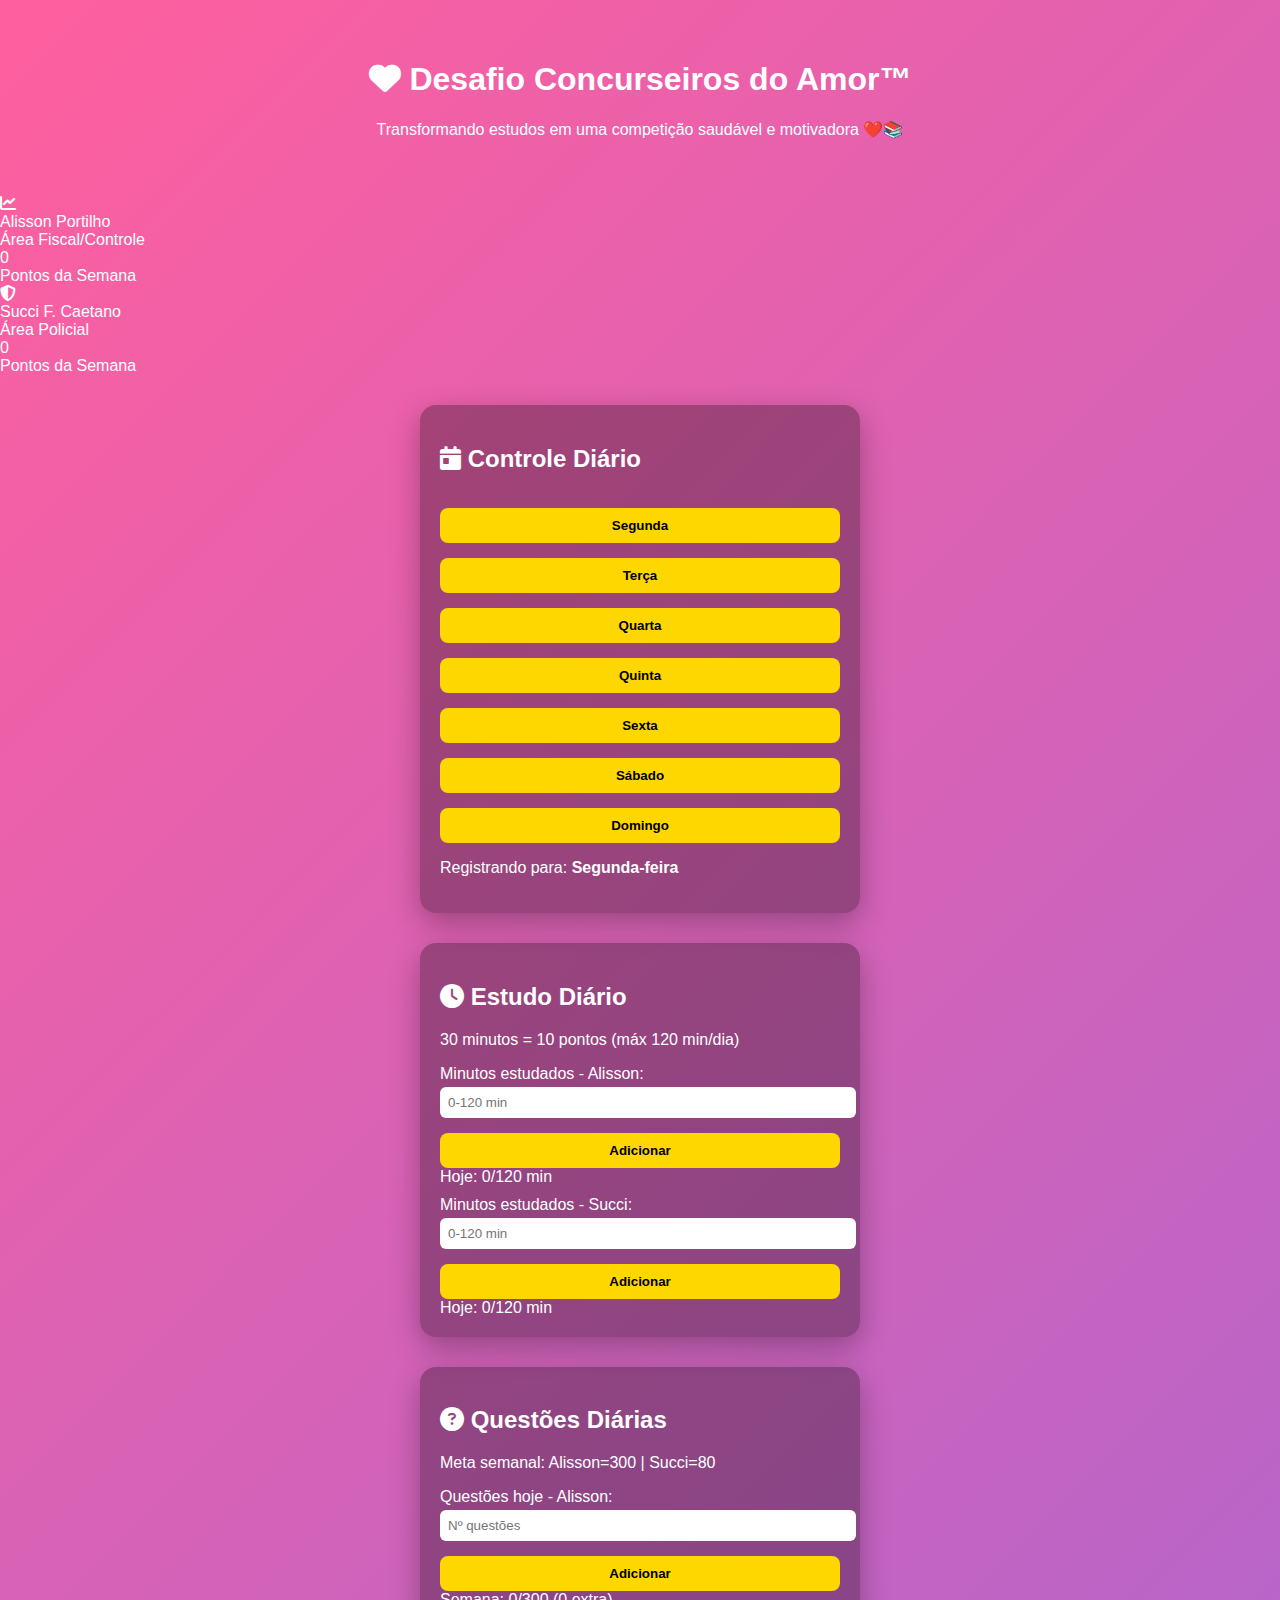
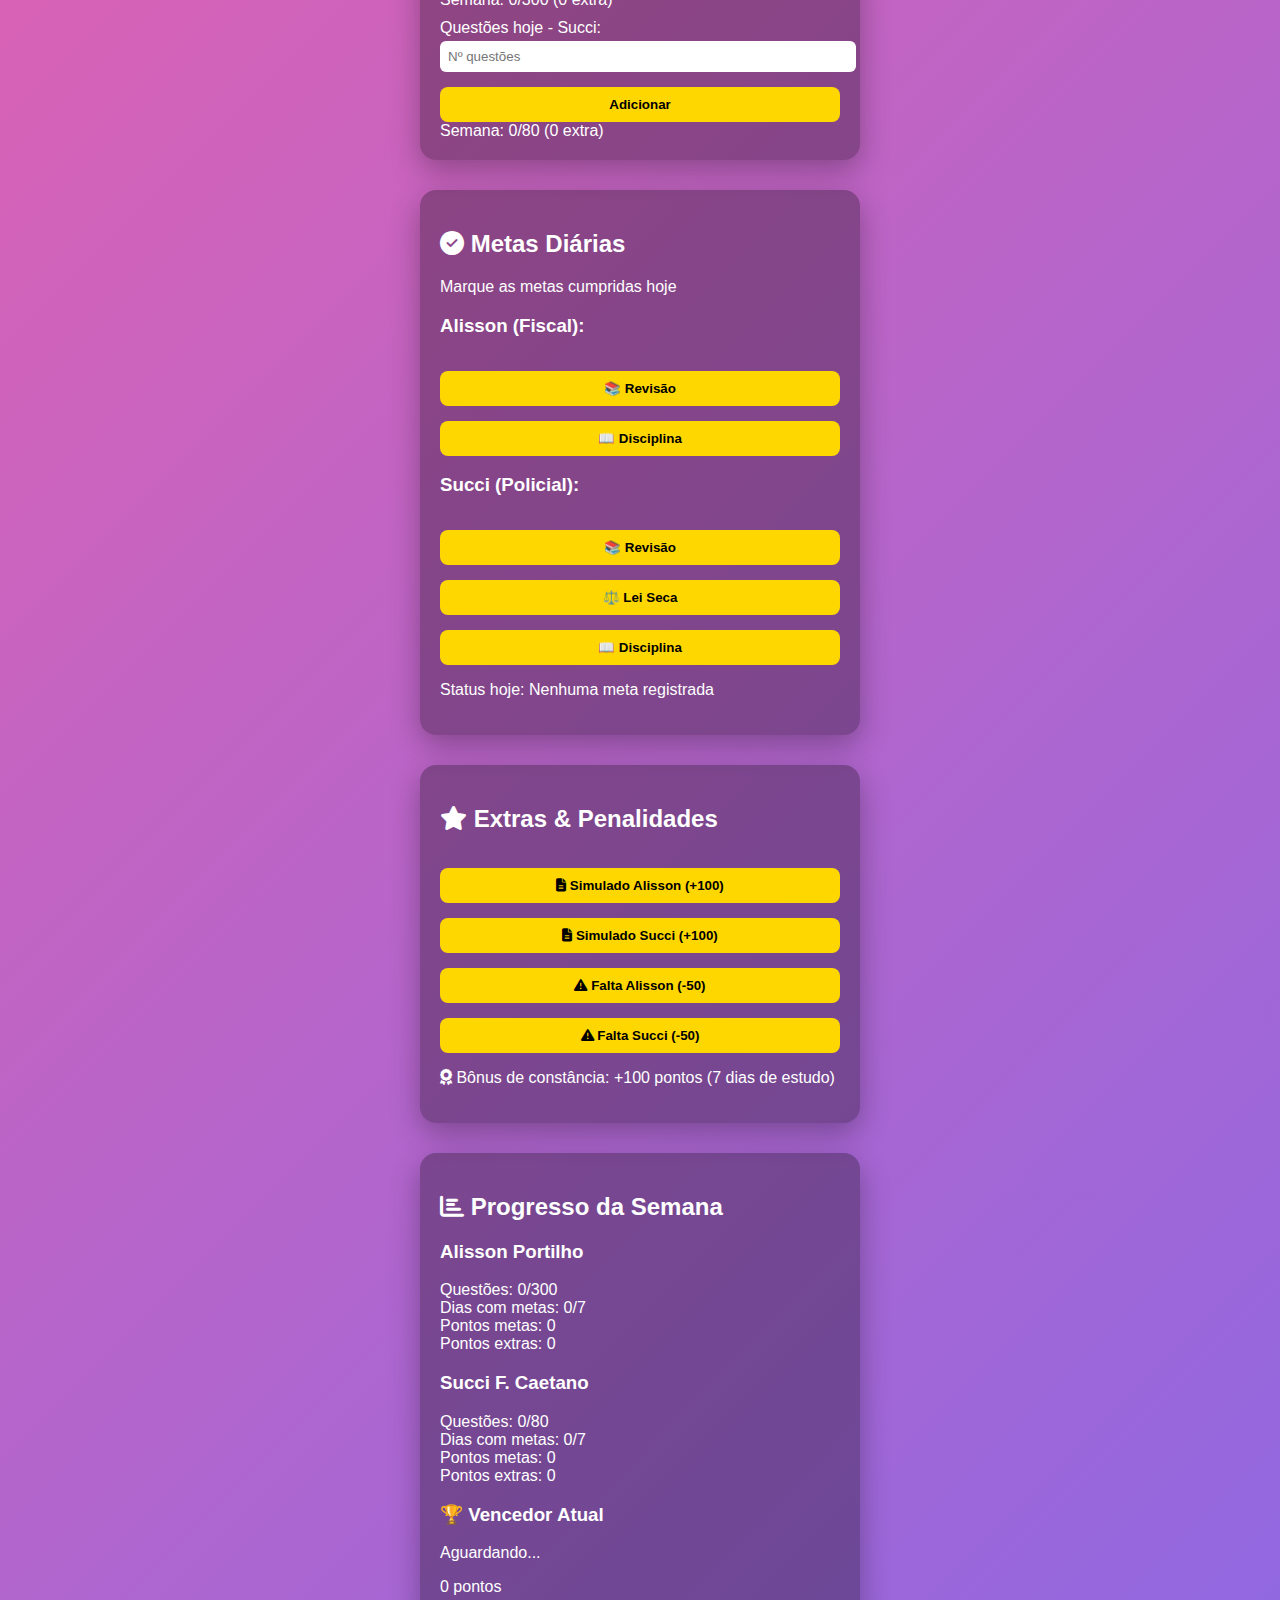
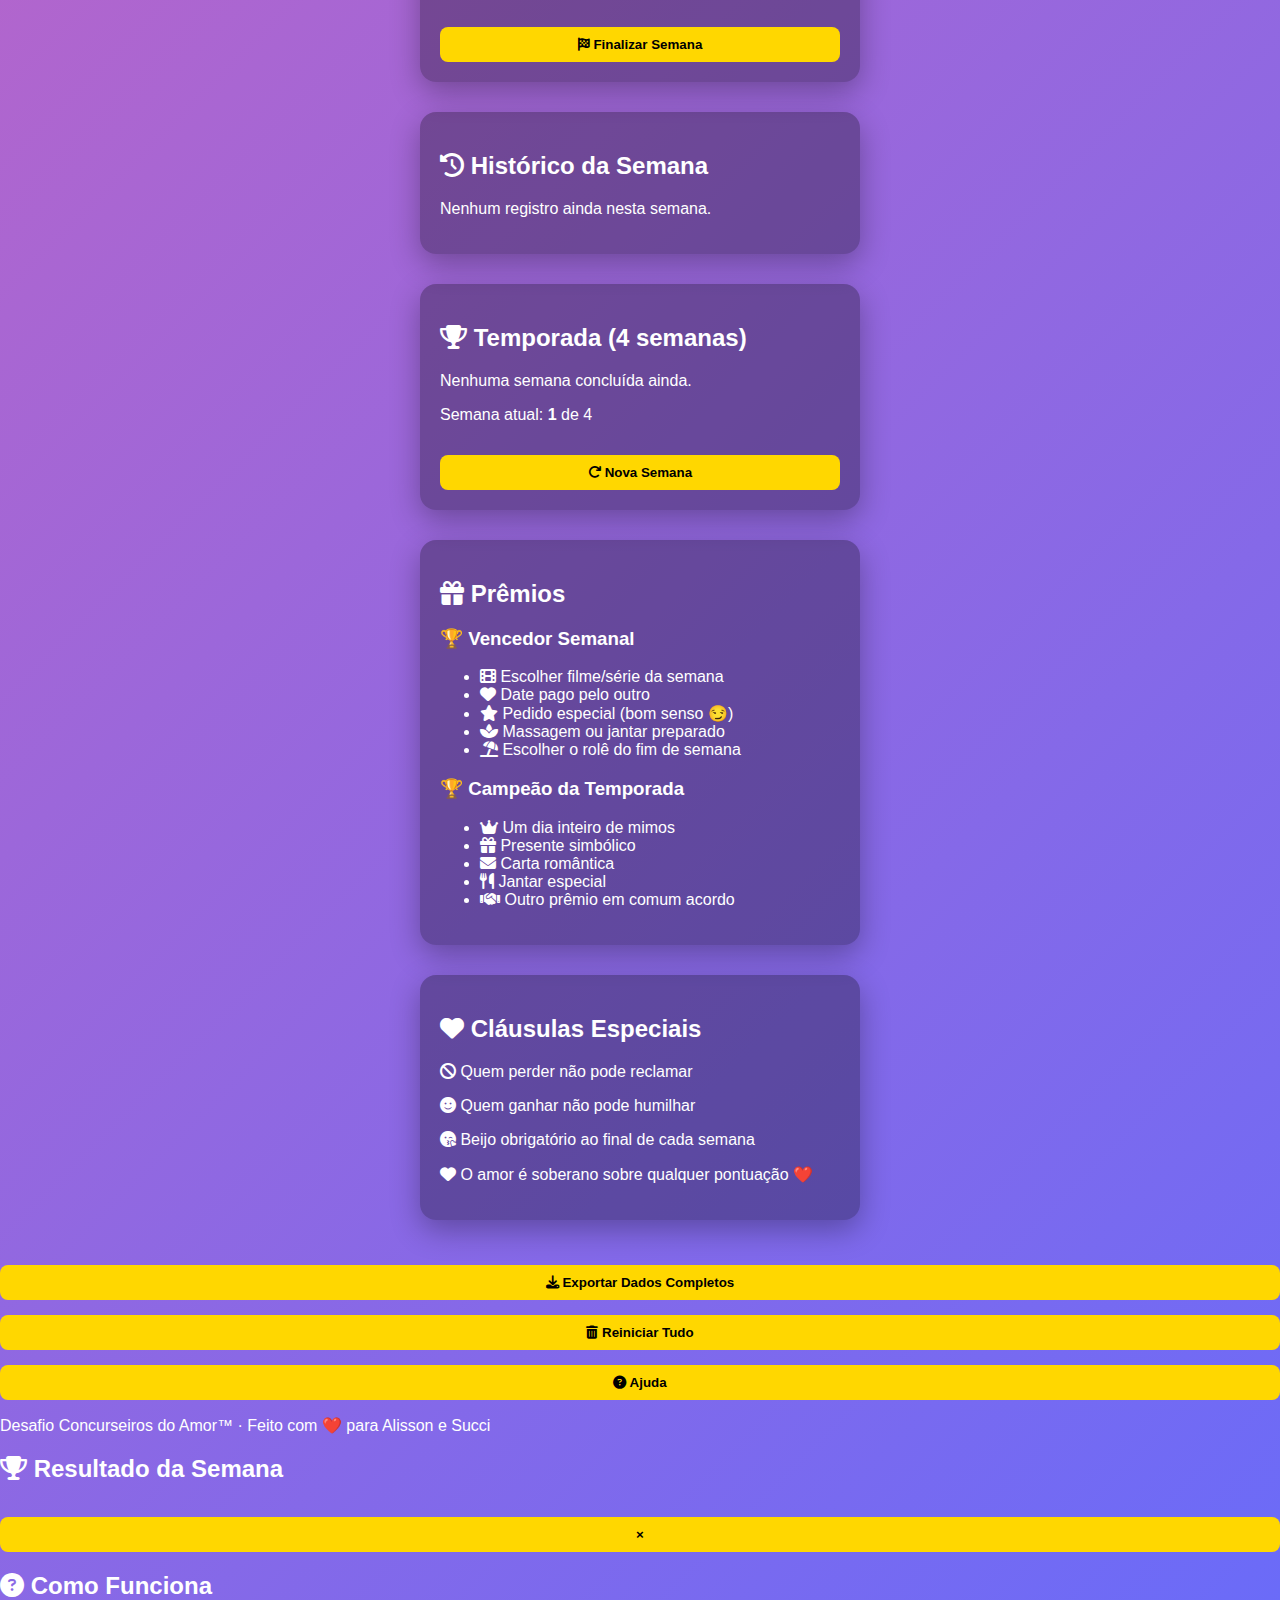
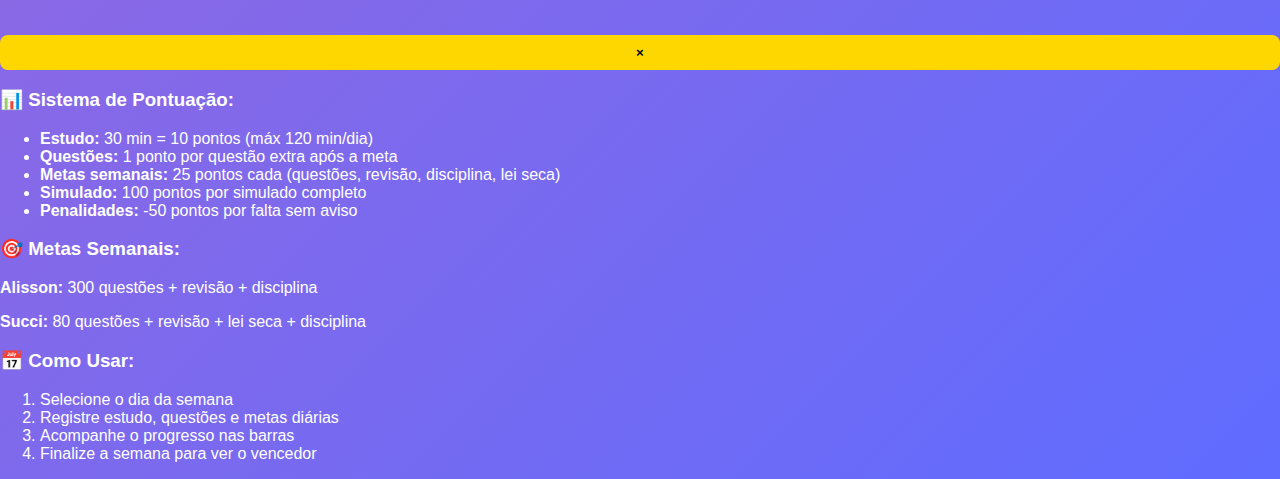
<file: index.html>
<!DOCTYPE html>
<html lang="pt-BR">
<head>
    <meta charset="UTF-8">
    <meta name="viewport" content="width=device-width, initial-scale=1.0">
    <title>🏆 Desafio Concurseiros do Amor™</title>
    <link rel="stylesheet" href="https://cdnjs.cloudflare.com/ajax/libs/font-awesome/6.4.0/css/all.min.css">
    <link rel="stylesheet" href="css/style.css">
    <link rel="icon" href="data:image/svg+xml,<svg xmlns=%22http://www.w3.org/2000/svg%22 viewBox=%220 0 100 100%22><text y=%22.9em%22 font-size=%2290%22>❤️</text></svg>">
</head>
<body>
    <header>
        <h1><i class="fas fa-heart"></i> Desafio Concurseiros do Amor™</h1>
        <p>Transformando estudos em uma competição saudável e motivadora ❤️📚</p>
    </header>

    <div class="container">
        <!-- Competidores -->
        <div class="competitors">
            <div class="competitor-card fiscal">
                <div class="competitor-avatar">
                    <i class="fas fa-chart-line"></i>
                </div>
                <div class="competitor-name">Alisson Portilho</div>
                <div class="competitor-area">Área Fiscal/Controle</div>
                <div class="points-display" id="points-fiscal">0</div>
                <div>Pontos da Semana</div>
            </div>
            
            <div class="competitor-card policial">
                <div class="competitor-avatar">
                    <i class="fas fa-shield-alt"></i>
                </div>
                <div class="competitor-name">Succi F. Caetano</div>
                <div class="competitor-area">Área Policial</div>
                <div class="points-display" id="points-policial">0</div>
                <div>Pontos da Semana</div>
            </div>
        </div>

        <!-- Seletor de Dias -->
        <section class="card">
            <h2><i class="fas fa-calendar-day"></i> Controle Diário</h2>
            
            <div class="day-selector">
                <button class="day-btn active" onclick="selectDay('segunda')">Segunda</button>
                <button class="day-btn" onclick="selectDay('terca')">Terça</button>
                <button class="day-btn" onclick="selectDay('quarta')">Quarta</button>
                <button class="day-btn" onclick="selectDay('quinta')">Quinta</button>
                <button class="day-btn" onclick="selectDay('sexta')">Sexta</button>
                <button class="day-btn" onclick="selectDay('sabado')">Sábado</button>
                <button class="day-btn" onclick="selectDay('domingo')">Domingo</button>
            </div>
            
            <div class="current-day-info">
                <p>Registrando para: <strong id="current-day-display">Segunda-feira</strong></p>
            </div>
        </section>

        <!-- Registro de Atividades -->
        <div class="activities-grid">
            <section class="card">
                <h2><i class="fas fa-clock"></i> Estudo Diário</h2>
                <p class="subtitle">30 minutos = 10 pontos (máx 120 min/dia)</p>
                
                <div class="input-group">
                    <label>Minutos estudados - Alisson:</label>
                    <input type="number" id="study-fiscal" min="0" max="120" placeholder="0-120 min">
                    <button class="btn" onclick="addStudyTime('fiscal')">Adicionar</button>
                    <div class="progress-info" id="study-info-fiscal">Hoje: 0/120 min</div>
                </div>
                
                <div class="input-group">
                    <label>Minutos estudados - Succi:</label>
                    <input type="number" id="study-policial" min="0" max="120" placeholder="0-120 min">
                    <button class="btn" onclick="addStudyTime('policial')">Adicionar</button>
                    <div class="progress-info" id="study-info-policial">Hoje: 0/120 min</div>
                </div>
            </section>

            <section class="card">
                <h2><i class="fas fa-question-circle"></i> Questões Diárias</h2>
                <p class="subtitle">Meta semanal: Alisson=300 | Succi=80</p>
                
                <div class="input-group">
                    <label>Questões hoje - Alisson:</label>
                    <input type="number" id="questions-fiscal" min="0" placeholder="Nº questões">
                    <button class="btn" onclick="addQuestions('fiscal')">Adicionar</button>
                    <div class="progress-info" id="questions-info-fiscal">Semana: 0/300 (0 extra)</div>
                    <div class="progress-bar">
                        <div class="progress-fill" id="questions-bar-fiscal"></div>
                    </div>
                </div>
                
                <div class="input-group">
                    <label>Questões hoje - Succi:</label>
                    <input type="number" id="questions-policial" min="0" placeholder="Nº questões">
                    <button class="btn" onclick="addQuestions('policial')">Adicionar</button>
                    <div class="progress-info" id="questions-info-policial">Semana: 0/80 (0 extra)</div>
                    <div class="progress-bar">
                        <div class="progress-fill" id="questions-bar-policial"></div>
                    </div>
                </div>
            </section>

            <section class="card">
                <h2><i class="fas fa-check-circle"></i> Metas Diárias</h2>
                <p class="subtitle">Marque as metas cumpridas hoje</p>
                
                <div class="meta-buttons">
                    <h3>Alisson (Fiscal):</h3>
                    <button class="meta-btn" onclick="toggleMeta('fiscal', 'revisao')">📚 Revisão</button>
                    <button class="meta-btn" onclick="toggleMeta('fiscal', 'disciplina')">📖 Disciplina</button>
                    
                    <h3>Succi (Policial):</h3>
                    <button class="meta-btn" onclick="toggleMeta('policial', 'revisao')">📚 Revisão</button>
                    <button class="meta-btn" onclick="toggleMeta('policial', 'lei-seca')">⚖️ Lei Seca</button>
                    <button class="meta-btn" onclick="toggleMeta('policial', 'disciplina')">📖 Disciplina</button>
                </div>
                
                <div class="meta-status">
                    <p>Status hoje: <span id="meta-status-text">Nenhuma meta registrada</span></p>
                </div>
            </section>

            <section class="card">
                <h2><i class="fas fa-star"></i> Extras & Penalidades</h2>
                
                <div class="extra-buttons">
                    <button class="btn extra" onclick="addSimulado('fiscal')">
                        <i class="fas fa-file-alt"></i> Simulado Alisson (+100)
                    </button>
                    <button class="btn extra" onclick="addSimulado('policial')">
                        <i class="fas fa-file-alt"></i> Simulado Succi (+100)
                    </button>
                    <button class="btn penalty" onclick="applyPenalty('fiscal')">
                        <i class="fas fa-exclamation-triangle"></i> Falta Alisson (-50)
                    </button>
                    <button class="btn penalty" onclick="applyPenalty('policial')">
                        <i class="fas fa-exclamation-triangle"></i> Falta Succi (-50)
                    </button>
                </div>
                
                <div class="bonus-info">
                    <p><i class="fas fa-award"></i> Bônus de constância: +100 pontos (7 dias de estudo)</p>
                </div>
            </section>
        </div>

        <!-- Progresso Semanal -->
        <section class="card full-width">
            <h2><i class="fas fa-chart-bar"></i> Progresso da Semana</h2>
            
            <div class="progress-grid">
                <div class="progress-col">
                    <h3>Alisson Portilho</h3>
                    <div class="progress-item">
                        <span>Questões:</span>
                        <span id="total-questions-fiscal">0/300</span>
                    </div>
                    <div class="progress-item">
                        <span>Dias com metas:</span>
                        <span id="dias-metas-fiscal">0/7</span>
                    </div>
                    <div class="progress-item">
                        <span>Pontos metas:</span>
                        <span id="pontos-metas-fiscal">0</span>
                    </div>
                    <div class="progress-item">
                        <span>Pontos extras:</span>
                        <span id="pontos-extras-fiscal">0</span>
                    </div>
                </div>
                
                <div class="progress-col">
                    <h3>Succi F. Caetano</h3>
                    <div class="progress-item">
                        <span>Questões:</span>
                        <span id="total-questions-policial">0/80</span>
                    </div>
                    <div class="progress-item">
                        <span>Dias com metas:</span>
                        <span id="dias-metas-policial">0/7</span>
                    </div>
                    <div class="progress-item">
                        <span>Pontos metas:</span>
                        <span id="pontos-metas-policial">0</span>
                    </div>
                    <div class="progress-item">
                        <span>Pontos extras:</span>
                        <span id="pontos-extras-policial">0</span>
                    </div>
                </div>
                
                <div class="progress-col winner-col">
                    <h3>🏆 Vencedor Atual</h3>
                    <div class="winner-display" id="winner-display">
                        <p id="winner-name">Aguardando...</p>
                        <p id="winner-points">0 pontos</p>
                    </div>
                    <button class="btn winner-btn" onclick="finalizarSemanaAtualizada()">
    <i class="fas fa-flag-checkered"></i> Finalizar Semana
</button>
                </div>
            </div>
        </section>

        <!-- Histórico e Temporada -->
        <div class="history-grid">
            <section class="card">
                <h2><i class="fas fa-history"></i> Histórico da Semana</h2>
                <div id="week-history">
                    <p class="empty-history">Nenhum registro ainda nesta semana.</p>
                </div>
            </section>
            
            <section class="card">
                <h2><i class="fas fa-trophy"></i> Temporada (4 semanas)</h2>
                <div id="season-history">
                    <p class="empty-history">Nenhuma semana concluída ainda.</p>
                </div>
                <div class="season-info">
                    <p>Semana atual: <strong id="current-week">1</strong> de 4</p>
                    <button class="btn secondary" onclick="iniciarNovaSemana()">
                        <i class="fas fa-redo"></i> Nova Semana
                    </button>
                </div>
            </section>
        </div>

        <!-- Prêmios -->
        <section class="card full-width">
            <h2><i class="fas fa-gift"></i> Prêmios</h2>
            <div class="premios-grid">
                <div class="premio-category">
                    <h3>🏆 Vencedor Semanal</h3>
                    <ul>
                        <li><i class="fas fa-film"></i> Escolher filme/série da semana</li>
                        <li><i class="fas fa-heart"></i> Date pago pelo outro</li>
                        <li><i class="fas fa-star"></i> Pedido especial (bom senso 😏)</li>
                        <li><i class="fas fa-spa"></i> Massagem ou jantar preparado</li>
                        <li><i class="fas fa-umbrella-beach"></i> Escolher o rolê do fim de semana</li>
                    </ul>
                </div>
                
                <div class="premio-category">
                    <h3>🏆 Campeão da Temporada</h3>
                    <ul>
                        <li><i class="fas fa-crown"></i> Um dia inteiro de mimos</li>
                        <li><i class="fas fa-gift"></i> Presente simbólico</li>
                        <li><i class="fas fa-envelope"></i> Carta romântica</li>
                        <li><i class="fas fa-utensils"></i> Jantar especial</li>
                        <li><i class="fas fa-handshake"></i> Outro prêmio em comum acordo</li>
                    </ul>
                </div>
            </div>
        </section>

        <!-- Cláusulas Especiais -->
        <section class="card special">
            <h2><i class="fas fa-heart"></i> Cláusulas Especiais</h2>
            <div class="clausulas">
                <p><i class="fas fa-ban"></i> Quem perder não pode reclamar</p>
                <p><i class="fas fa-smile"></i> Quem ganhar não pode humilhar</p>
                <p><i class="fas fa-kiss-wink-heart"></i> Beijo obrigatório ao final de cada semana</p>
                <p class="clausula-principal"><i class="fas fa-heart"></i> O amor é soberano sobre qualquer pontuação ❤️</p>
            </div>
        </section>

        <!-- Controles Gerais -->
        <footer>
            <div class="footer-controls">
                <button class="btn secondary" onclick="exportarDadosCompletos()">
    <i class="fas fa-download"></i> Exportar Dados Completos
</button>
                <button class="btn secondary" onclick="resetAllData()">
                    <i class="fas fa-trash-alt"></i> Reiniciar Tudo
                </button>
                <button class="btn" onclick="showHelp()">
                    <i class="fas fa-question-circle"></i> Ajuda
                </button>
            </div>
            <p class="footer-text">Desafio Concurseiros do Amor™ · Feito com ❤️ para Alisson e Succi</p>
        </footer>
    </div>

    <!-- Modal de Resultados -->
    <div class="modal" id="results-modal">
        <div class="modal-content">
            <div class="modal-header">
                <h2><i class="fas fa-trophy"></i> Resultado da Semana</h2>
                <button class="close-modal" onclick="closeModal()">&times;</button>
            </div>
            <div id="modal-results"></div>
        </div>
    </div>

    <!-- Modal de Ajuda -->
    <div class="modal" id="help-modal">
        <div class="modal-content">
            <div class="modal-header">
                <h2><i class="fas fa-question-circle"></i> Como Funciona</h2>
                <button class="close-modal" onclick="closeHelp()">&times;</button>
            </div>
            <div class="help-content">
                <h3>📊 Sistema de Pontuação:</h3>
                <ul>
                    <li><strong>Estudo:</strong> 30 min = 10 pontos (máx 120 min/dia)</li>
                    <li><strong>Questões:</strong> 1 ponto por questão extra após a meta</li>
                    <li><strong>Metas semanais:</strong> 25 pontos cada (questões, revisão, disciplina, lei seca)</li>
                    <li><strong>Simulado:</strong> 100 pontos por simulado completo</li>
                    <li><strong>Penalidades:</strong> -50 pontos por falta sem aviso</li>
                </ul>
                
                <h3>🎯 Metas Semanais:</h3>
                <p><strong>Alisson:</strong> 300 questões + revisão + disciplina</p>
                <p><strong>Succi:</strong> 80 questões + revisão + lei seca + disciplina</p>
                
                <h3>📅 Como Usar:</h3>
                <ol>
                    <li>Selecione o dia da semana</li>
                    <li>Registre estudo, questões e metas diárias</li>
                    <li>Acompanhe o progresso nas barras</li>
                    <li>Finalize a semana para ver o vencedor</li>
                </ol>
            </div>
        </div>
    </div>

    <script src="js/main.js"></script>
</body>
</html>
</file>
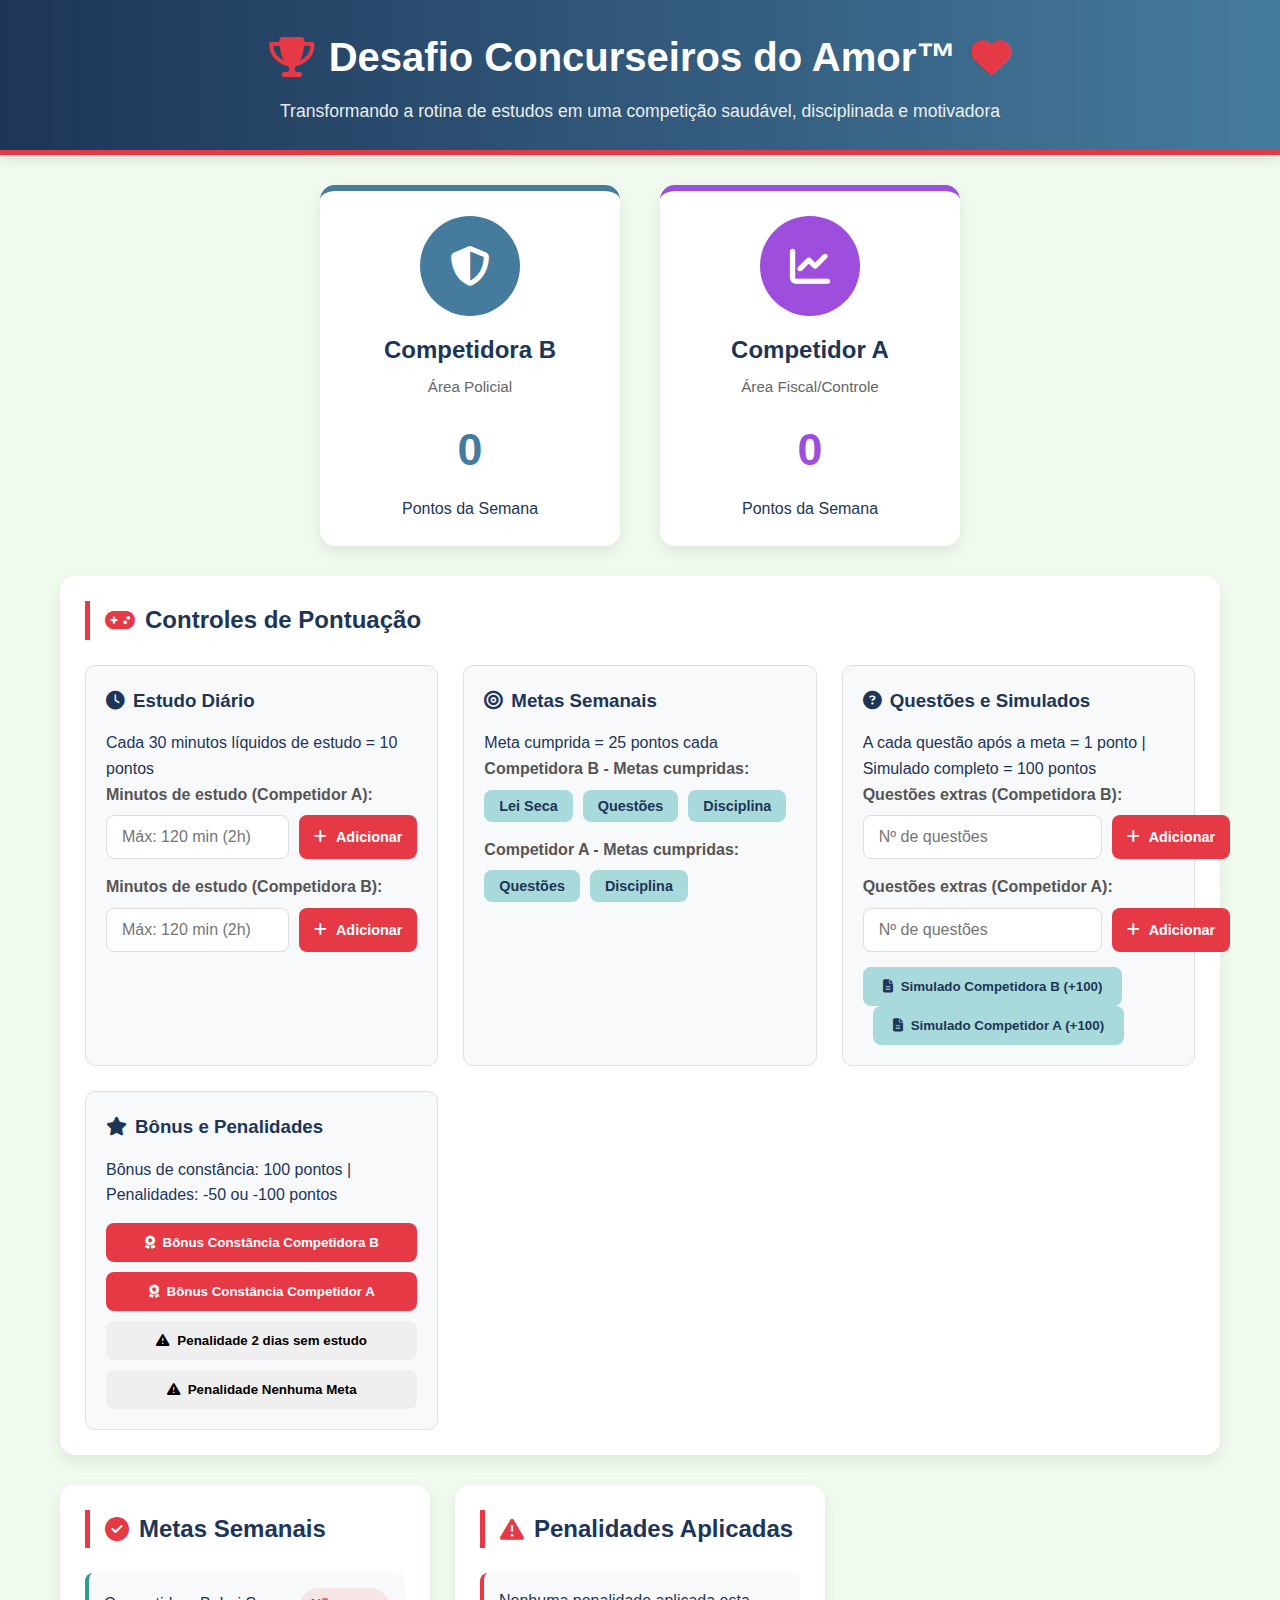
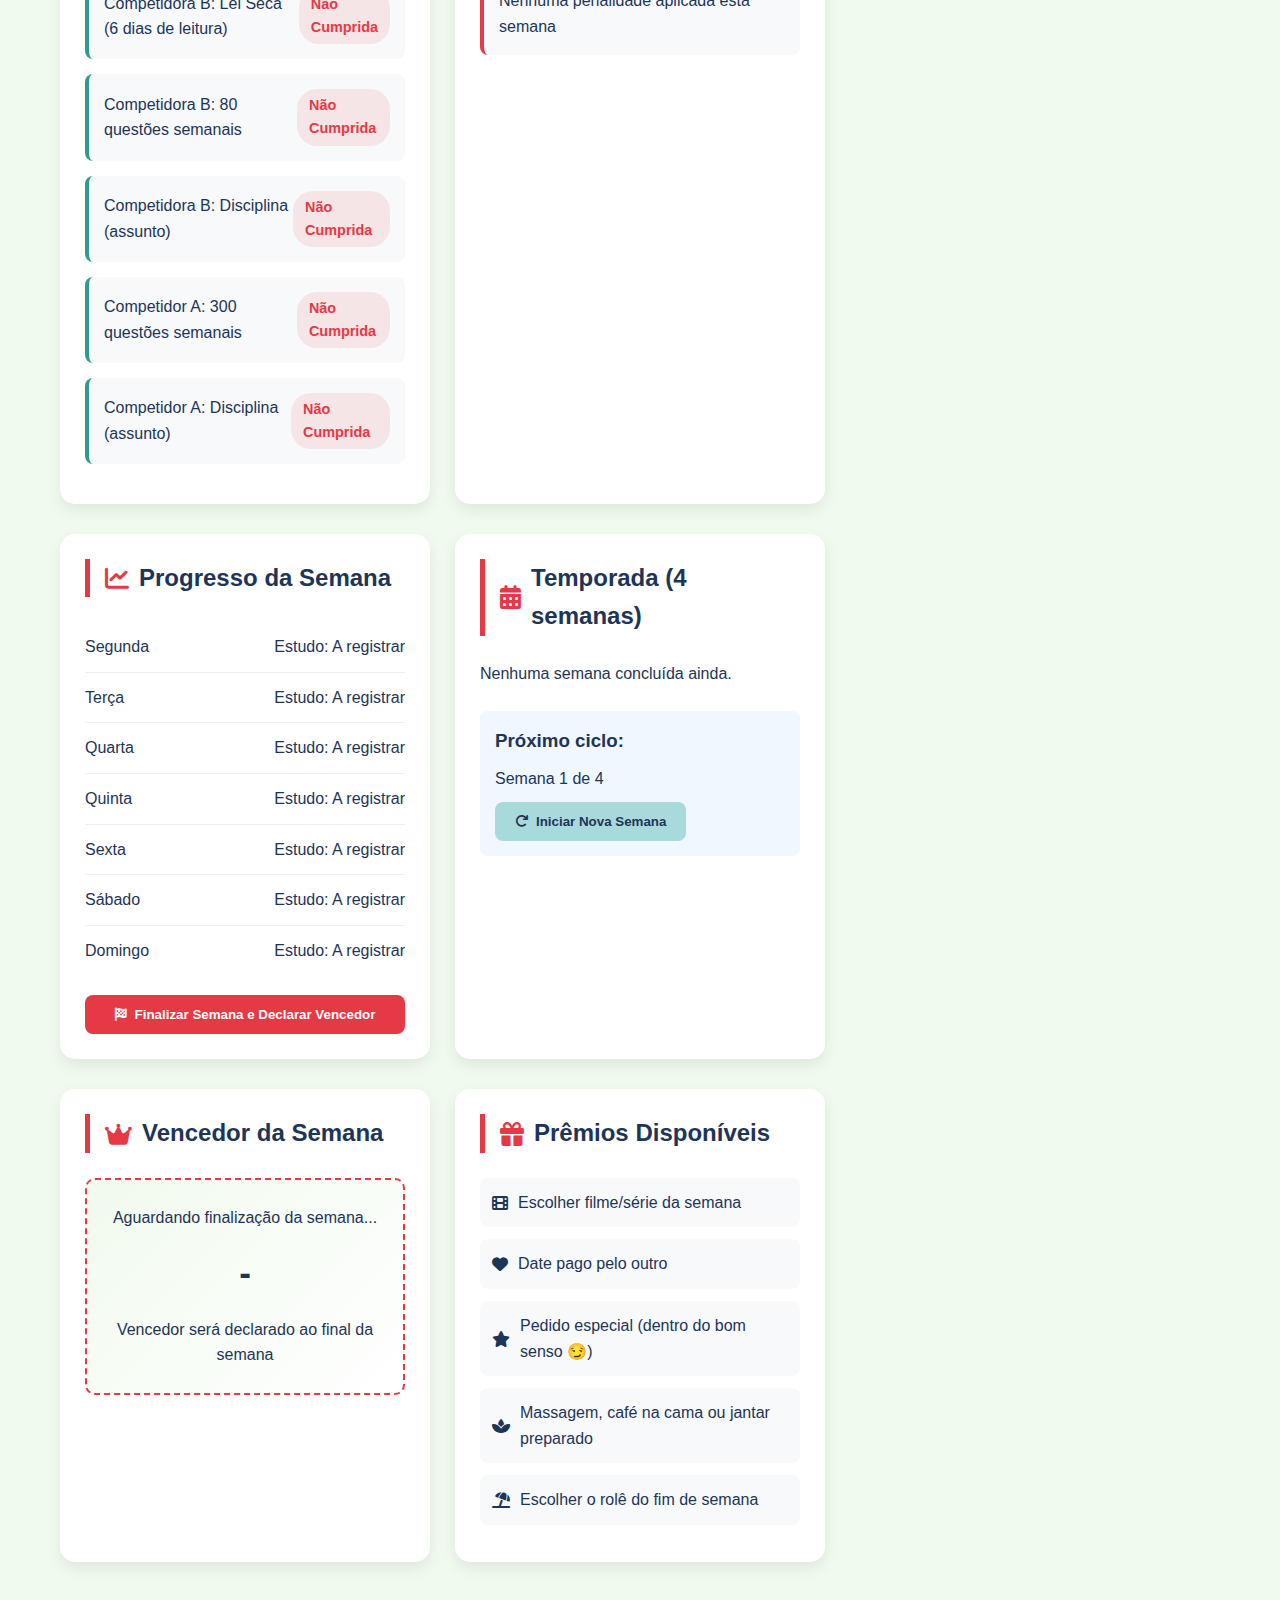
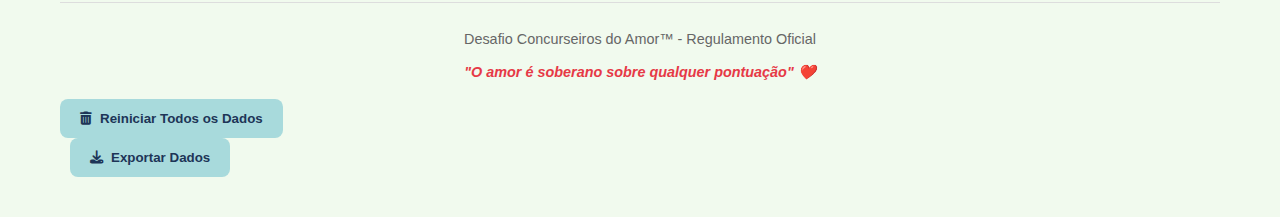
<file: deepseek_html_20260203_319132.html>
<!DOCTYPE html>
<html lang="pt-BR">
<head>
    <meta charset="UTF-8">
    <meta name="viewport" content="width=device-width, initial-scale=1.0">
    <title>Desafio Concurseiros do Amor™</title>
    <link rel="stylesheet" href="https://cdnjs.cloudflare.com/ajax/libs/font-awesome/6.4.0/css/all.min.css">
    <style>
        :root {
            --primary: #e63946;
            --secondary: #a8dadc;
            --accent: #f1faee;
            --dark: #1d3557;
            --light: #f8f9fa;
            --success: #2a9d8f;
            --warning: #e9c46a;
            --danger: #e63946;
            --policial: #457b9d;
            --fiscal: #9d4edd;
        }
        
        * {
            margin: 0;
            padding: 0;
            box-sizing: border-box;
            font-family: 'Segoe UI', Tahoma, Geneva, Verdana, sans-serif;
        }
        
        body {
            background-color: var(--accent);
            color: var(--dark);
            line-height: 1.6;
            padding-bottom: 40px;
        }
        
        .container {
            max-width: 1200px;
            margin: 0 auto;
            padding: 0 20px;
        }
        
        /* Header */
        header {
            background: linear-gradient(to right, var(--dark), var(--policial));
            color: white;
            padding: 25px 0;
            text-align: center;
            border-bottom: 5px solid var(--primary);
            box-shadow: 0 4px 12px rgba(0, 0, 0, 0.1);
            position: relative;
            overflow: hidden;
        }
        
        header h1 {
            font-size: 2.5rem;
            margin-bottom: 8px;
            display: flex;
            align-items: center;
            justify-content: center;
            gap: 15px;
        }
        
        .logo-heart {
            color: var(--primary);
            animation: heartbeat 1.5s infinite;
        }
        
        @keyframes heartbeat {
            0% { transform: scale(1); }
            50% { transform: scale(1.1); }
            100% { transform: scale(1); }
        }
        
        .subtitle {
            font-size: 1.1rem;
            opacity: 0.9;
            max-width: 800px;
            margin: 0 auto;
        }
        
        /* Competidores */
        .competitors {
            display: flex;
            justify-content: center;
            gap: 40px;
            margin: 30px 0;
            flex-wrap: wrap;
        }
        
        .competitor-card {
            background: white;
            border-radius: 15px;
            padding: 25px;
            width: 300px;
            box-shadow: 0 6px 15px rgba(0, 0, 0, 0.08);
            text-align: center;
            border-top: 6px solid;
            transition: transform 0.3s;
        }
        
        .competitor-card:hover {
            transform: translateY(-5px);
        }
        
        .competitor-card.policial {
            border-color: var(--policial);
        }
        
        .competitor-card.fiscal {
            border-color: var(--fiscal);
        }
        
        .competitor-avatar {
            width: 100px;
            height: 100px;
            border-radius: 50%;
            margin: 0 auto 15px;
            display: flex;
            align-items: center;
            justify-content: center;
            font-size: 2.5rem;
            color: white;
        }
        
        .avatar-policial {
            background-color: var(--policial);
        }
        
        .avatar-fiscal {
            background-color: var(--fiscal);
        }
        
        .competitor-name {
            font-size: 1.5rem;
            font-weight: 700;
            margin-bottom: 5px;
        }
        
        .competitor-area {
            color: #666;
            font-size: 0.95rem;
            margin-bottom: 15px;
        }
        
        .points-display {
            font-size: 2.8rem;
            font-weight: 800;
            margin: 10px 0;
        }
        
        .policial-points {
            color: var(--policial);
        }
        
        .fiscal-points {
            color: var(--fiscal);
        }
        
        /* Controles */
        .controls {
            background: white;
            border-radius: 15px;
            padding: 25px;
            margin: 30px 0;
            box-shadow: 0 6px 15px rgba(0, 0, 0, 0.08);
        }
        
        .section-title {
            color: var(--dark);
            border-left: 5px solid var(--primary);
            padding-left: 15px;
            margin-bottom: 25px;
            font-size: 1.5rem;
            display: flex;
            align-items: center;
            gap: 10px;
        }
        
        .section-title i {
            color: var(--primary);
        }
        
        .control-grid {
            display: grid;
            grid-template-columns: repeat(auto-fill, minmax(300px, 1fr));
            gap: 25px;
        }
        
        .control-card {
            background: var(--light);
            padding: 20px;
            border-radius: 10px;
            border: 1px solid #e0e0e0;
        }
        
        .control-card h3 {
            margin-bottom: 15px;
            color: var(--dark);
            display: flex;
            align-items: center;
            gap: 8px;
        }
        
        .input-group {
            margin-bottom: 15px;
        }
        
        .input-group label {
            display: block;
            margin-bottom: 8px;
            font-weight: 600;
            color: #555;
        }
        
        .input-with-button {
            display: flex;
            gap: 10px;
        }
        
        .input-with-button input {
            flex: 1;
            padding: 12px 15px;
            border: 1px solid #ddd;
            border-radius: 8px;
            font-size: 1rem;
        }
        
        .btn {
            padding: 12px 20px;
            border: none;
            border-radius: 8px;
            font-weight: 600;
            cursor: pointer;
            transition: all 0.3s;
            display: flex;
            align-items: center;
            justify-content: center;
            gap: 8px;
        }
        
        .btn-primary {
            background-color: var(--primary);
            color: white;
        }
        
        .btn-primary:hover {
            background-color: #d32f2f;
        }
        
        .btn-secondary {
            background-color: var(--secondary);
            color: var(--dark);
        }
        
        .btn-secondary:hover {
            background-color: #8ec7c9;
        }
        
        .btn-small {
            padding: 8px 15px;
            font-size: 0.9rem;
        }
        
        /* Metas e Penalidades */
        .metas-penalidades {
            display: grid;
            grid-template-columns: repeat(auto-fill, minmax(300px, 1fr));
            gap: 25px;
            margin-top: 30px;
        }
        
        .metas, .penalidades {
            background: white;
            padding: 25px;
            border-radius: 15px;
            box-shadow: 0 6px 15px rgba(0, 0, 0, 0.08);
        }
        
        .metas-list, .penalidades-list {
            list-style: none;
        }
        
        .meta-item, .penalidade-item {
            padding: 15px;
            margin-bottom: 15px;
            border-radius: 8px;
            border-left: 4px solid var(--success);
            background-color: #f8f9fa;
            display: flex;
            justify-content: space-between;
            align-items: center;
        }
        
        .penalidade-item {
            border-left-color: var(--danger);
        }
        
        .meta-status {
            font-weight: 600;
            padding: 5px 12px;
            border-radius: 20px;
            font-size: 0.9rem;
        }
        
        .meta-cumprida {
            background-color: rgba(42, 157, 143, 0.2);
            color: var(--success);
        }
        
        .meta-nao-cumprida {
            background-color: rgba(230, 57, 70, 0.1);
            color: var(--danger);
        }
        
        /* Progresso e Temporada */
        .progresso-temporada {
            display: grid;
            grid-template-columns: repeat(auto-fill, minmax(300px, 1fr));
            gap: 25px;
            margin-top: 30px;
        }
        
        .progresso, .temporada {
            background: white;
            padding: 25px;
            border-radius: 15px;
            box-shadow: 0 6px 15px rgba(0, 0, 0, 0.08);
        }
        
        .week-progress {
            margin-top: 20px;
        }
        
        .week-item {
            display: flex;
            justify-content: space-between;
            align-items: center;
            padding: 12px 0;
            border-bottom: 1px solid #eee;
        }
        
        .week-item:last-child {
            border-bottom: none;
        }
        
        .week-winner {
            font-weight: 600;
            padding: 4px 10px;
            border-radius: 4px;
            font-size: 0.9rem;
        }
        
        .winner-policial {
            background-color: rgba(69, 123, 157, 0.1);
            color: var(--policial);
        }
        
        .winner-fiscal {
            background-color: rgba(157, 78, 221, 0.1);
            color: var(--fiscal);
        }
        
        /* Vencedor e Prêmios */
        .vencedor-premios {
            display: grid;
            grid-template-columns: repeat(auto-fill, minmax(300px, 1fr));
            gap: 25px;
            margin-top: 30px;
        }
        
        .vencedor-atual, .premios {
            background: white;
            padding: 25px;
            border-radius: 15px;
            box-shadow: 0 6px 15px rgba(0, 0, 0, 0.08);
        }
        
        .winner-display {
            text-align: center;
            padding: 25px;
            border-radius: 10px;
            margin-top: 20px;
            background: linear-gradient(135deg, var(--accent), white);
            border: 2px dashed var(--primary);
        }
        
        .winner-name {
            font-size: 2.2rem;
            font-weight: 800;
            margin: 15px 0;
            color: var(--dark);
        }
        
        .premios-list {
            list-style: none;
            margin-top: 20px;
        }
        
        .premio-item {
            padding: 12px;
            margin-bottom: 12px;
            border-radius: 8px;
            background-color: #f8f9fa;
            display: flex;
            align-items: center;
            gap: 10px;
        }
        
        /* Responsividade */
        @media (max-width: 768px) {
            .control-grid, .metas-penalidades, .progresso-temporada, .vencedor-premios {
                grid-template-columns: 1fr;
            }
            
            header h1 {
                font-size: 2rem;
                flex-direction: column;
                gap: 10px;
            }
            
            .competitors {
                gap: 20px;
            }
        }
        
        /* Modal */
        .modal {
            display: none;
            position: fixed;
            top: 0;
            left: 0;
            width: 100%;
            height: 100%;
            background-color: rgba(0, 0, 0, 0.5);
            z-index: 1000;
            justify-content: center;
            align-items: center;
        }
        
        .modal-content {
            background-color: white;
            padding: 30px;
            border-radius: 15px;
            max-width: 500px;
            width: 90%;
            max-height: 80vh;
            overflow-y: auto;
            box-shadow: 0 10px 30px rgba(0, 0, 0, 0.2);
        }
        
        .modal h2 {
            margin-bottom: 20px;
            color: var(--dark);
            border-left: 4px solid var(--primary);
            padding-left: 15px;
        }
        
        .modal-buttons {
            display: flex;
            justify-content: flex-end;
            gap: 15px;
            margin-top: 25px;
        }
        
        /* Footer */
        footer {
            text-align: center;
            margin-top: 40px;
            padding-top: 25px;
            border-top: 1px solid #ddd;
            color: #666;
            font-size: 0.9rem;
        }
        
        .clausulas-amor {
            font-style: italic;
            margin-top: 10px;
            color: var(--primary);
            font-weight: 600;
        }
    </style>
</head>
<body>
    <header>
        <div class="container">
            <h1><i class="fas fa-trophy logo-heart"></i> Desafio Concurseiros do Amor™ <i class="fas fa-heart logo-heart"></i></h1>
            <p class="subtitle">Transformando a rotina de estudos em uma competição saudável, disciplinada e motivadora</p>
        </div>
    </header>
    
    <div class="container">
        <!-- Competidores e Pontuação -->
        <div class="competitors">
            <div class="competitor-card policial">
                <div class="competitor-avatar avatar-policial">
                    <i class="fas fa-shield-alt"></i>
                </div>
                <div class="competitor-name">Competidora B</div>
                <div class="competitor-area">Área Policial</div>
                <div class="points-display policial-points" id="points-policial">0</div>
                <div>Pontos da Semana</div>
            </div>
            
            <div class="competitor-card fiscal">
                <div class="competitor-avatar avatar-fiscal">
                    <i class="fas fa-chart-line"></i>
                </div>
                <div class="competitor-name">Competidor A</div>
                <div class="competitor-area">Área Fiscal/Controle</div>
                <div class="points-display fiscal-points" id="points-fiscal">0</div>
                <div>Pontos da Semana</div>
            </div>
        </div>
        
        <!-- Controles de Pontuação -->
        <div class="controls">
            <h2 class="section-title"><i class="fas fa-gamepad"></i> Controles de Pontuação</h2>
            
            <div class="control-grid">
                <!-- Estudo Diário -->
                <div class="control-card">
                    <h3><i class="fas fa-clock"></i> Estudo Diário</h3>
                    <p>Cada 30 minutos líquidos de estudo = 10 pontos</p>
                    <div class="input-group">
                        <label for="study-time">Minutos de estudo (Competidor A):</label>
                        <div class="input-with-button">
                            <input type="number" id="study-time-fiscal" min="0" max="120" placeholder="Máx: 120 min (2h)">
                            <button class="btn btn-primary btn-small" onclick="addStudyTime('fiscal')">
                                <i class="fas fa-plus"></i> Adicionar
                            </button>
                        </div>
                    </div>
                    <div class="input-group">
                        <label for="study-time">Minutos de estudo (Competidora B):</label>
                        <div class="input-with-button">
                            <input type="number" id="study-time-policial" min="0" max="120" placeholder="Máx: 120 min (2h)">
                            <button class="btn btn-primary btn-small" onclick="addStudyTime('policial')">
                                <i class="fas fa-plus"></i> Adicionar
                            </button>
                        </div>
                    </div>
                </div>
                
                <!-- Metas Semanais -->
                <div class="control-card">
                    <h3><i class="fas fa-bullseye"></i> Metas Semanais</h3>
                    <p>Meta cumprida = 25 pontos cada</p>
                    <div class="input-group">
                        <label>Competidora B - Metas cumpridas:</label>
                        <div style="display: flex; gap: 10px;">
                            <button class="btn btn-secondary btn-small" onclick="toggleMeta('policial', 'lei-seca')">Lei Seca</button>
                            <button class="btn btn-secondary btn-small" onclick="toggleMeta('policial', 'questoes')">Questões</button>
                            <button class="btn btn-secondary btn-small" onclick="toggleMeta('policial', 'disciplina')">Disciplina</button>
                        </div>
                    </div>
                    <div class="input-group">
                        <label>Competidor A - Metas cumpridas:</label>
                        <div style="display: flex; gap: 10px;">
                            <button class="btn btn-secondary btn-small" onclick="toggleMeta('fiscal', 'questoes')">Questões</button>
                            <button class="btn btn-secondary btn-small" onclick="toggleMeta('fiscal', 'disciplina')">Disciplina</button>
                        </div>
                    </div>
                </div>
                
                <!-- Questões Extras e Simulados -->
                <div class="control-card">
                    <h3><i class="fas fa-question-circle"></i> Questões e Simulados</h3>
                    <p>A cada questão após a meta = 1 ponto | Simulado completo = 100 pontos</p>
                    <div class="input-group">
                        <label>Questões extras (Competidora B):</label>
                        <div class="input-with-button">
                            <input type="number" id="extra-questions-policial" min="0" placeholder="Nº de questões">
                            <button class="btn btn-primary btn-small" onclick="addExtraQuestions('policial')">
                                <i class="fas fa-plus"></i> Adicionar
                            </button>
                        </div>
                    </div>
                    <div class="input-group">
                        <label>Questões extras (Competidor A):</label>
                        <div class="input-with-button">
                            <input type="number" id="extra-questions-fiscal" min="0" placeholder="Nº de questões">
                            <button class="btn btn-primary btn-small" onclick="addExtraQuestions('fiscal')">
                                <i class="fas fa-plus"></i> Adicionar
                            </button>
                        </div>
                    </div>
                    <div style="margin-top: 15px;">
                        <button class="btn btn-secondary" onclick="addSimulado('policial')">
                            <i class="fas fa-file-alt"></i> Simulado Competidora B (+100)
                        </button>
                        <button class="btn btn-secondary" onclick="addSimulado('fiscal')" style="margin-left: 10px;">
                            <i class="fas fa-file-alt"></i> Simulado Competidor A (+100)
                        </button>
                    </div>
                </div>
                
                <!-- Bônus e Penalidades -->
                <div class="control-card">
                    <h3><i class="fas fa-star"></i> Bônus e Penalidades</h3>
                    <p>Bônus de constância: 100 pontos | Penalidades: -50 ou -100 pontos</p>
                    <div style="display: flex; flex-direction: column; gap: 10px; margin-top: 15px;">
                        <button class="btn btn-primary" onclick="addBonus('policial')">
                            <i class="fas fa-award"></i> Bônus Constância Competidora B
                        </button>
                        <button class="btn btn-primary" onclick="addBonus('fiscal')">
                            <i class="fas fa-award"></i> Bônus Constância Competidor A
                        </button>
                        <button class="btn btn-danger" onclick="applyPenalty('policial', '2dias')">
                            <i class="fas fa-exclamation-triangle"></i> Penalidade 2 dias sem estudo
                        </button>
                        <button class="btn btn-danger" onclick="applyPenalty('fiscal', 'nenhuma-meta')">
                            <i class="fas fa-exclamation-triangle"></i> Penalidade Nenhuma Meta
                        </button>
                    </div>
                </div>
            </div>
        </div>
        
        <!-- Metas e Penalidades -->
        <div class="metas-penalidades">
            <div class="metas">
                <h2 class="section-title"><i class="fas fa-check-circle"></i> Metas Semanais</h2>
                <ul class="metas-list" id="metas-list">
                    <!-- Metas serão inseridas via JavaScript -->
                </ul>
            </div>
            
            <div class="penalidades">
                <h2 class="section-title"><i class="fas fa-exclamation-triangle"></i> Penalidades Aplicadas</h2>
                <ul class="penalidades-list" id="penalidades-list">
                    <!-- Penalidades serão inseridas via JavaScript -->
                </ul>
            </div>
        </div>
        
        <!-- Progresso e Temporada -->
        <div class="progresso-temporada">
            <div class="progresso">
                <h2 class="section-title"><i class="fas fa-chart-line"></i> Progresso da Semana</h2>
                <div class="week-progress" id="week-progress">
                    <!-- Progresso será inserido via JavaScript -->
                </div>
                <button class="btn btn-primary" style="margin-top: 20px; width: 100%;" onclick="finalizarSemana()">
                    <i class="fas fa-flag-checkered"></i> Finalizar Semana e Declarar Vencedor
                </button>
            </div>
            
            <div class="temporada">
                <h2 class="section-title"><i class="fas fa-calendar-alt"></i> Temporada (4 semanas)</h2>
                <div id="temporada-progress">
                    <!-- Temporada será inserida via JavaScript -->
                </div>
                <div style="margin-top: 25px; padding: 15px; background-color: #f0f7ff; border-radius: 8px;">
                    <h3 style="margin-bottom: 10px;">Próximo ciclo:</h3>
                    <p id="next-cycle">Semana 1 de 4</p>
                    <button class="btn btn-secondary" onclick="iniciarNovaSemana()" style="margin-top: 10px;">
                        <i class="fas fa-redo"></i> Iniciar Nova Semana
                    </button>
                </div>
            </div>
        </div>
        
        <!-- Vencedor e Prêmios -->
        <div class="vencedor-premios">
            <div class="vencedor-atual">
                <h2 class="section-title"><i class="fas fa-crown"></i> Vencedor da Semana</h2>
                <div class="winner-display" id="winner-display">
                    <p>Aguardando finalização da semana...</p>
                    <div class="winner-name" id="winner-name">-</div>
                    <p id="winner-details">Vencedor será declarado ao final da semana</p>
                </div>
            </div>
            
            <div class="premios">
                <h2 class="section-title"><i class="fas fa-gift"></i> Prêmios Disponíveis</h2>
                <ul class="premios-list">
                    <li class="premio-item"><i class="fas fa-film"></i> Escolher filme/série da semana</li>
                    <li class="premio-item"><i class="fas fa-heart"></i> Date pago pelo outro</li>
                    <li class="premio-item"><i class="fas fa-star"></i> Pedido especial (dentro do bom senso 😏)</li>
                    <li class="premio-item"><i class="fas fa-spa"></i> Massagem, café na cama ou jantar preparado</li>
                    <li class="premio-item"><i class="fas fa-umbrella-beach"></i> Escolher o rolê do fim de semana</li>
                </ul>
            </div>
        </div>
        
        <!-- Modal de Resultados -->
        <div class="modal" id="results-modal">
            <div class="modal-content">
                <h2><i class="fas fa-trophy"></i> Resultado da Semana</h2>
                <div id="modal-results-content">
                    <!-- Conteúdo será inserido via JavaScript -->
                </div>
                <div class="modal-buttons">
                    <button class="btn btn-primary" onclick="closeModal()">Fechar</button>
                </div>
            </div>
        </div>
        
        <!-- Footer -->
        <footer>
            <p>Desafio Concurseiros do Amor™ - Regulamento Oficial</p>
            <p class="clausulas-amor">"O amor é soberano sobre qualquer pontuação" ❤️</p>
            <p style="margin-top: 15px;">
                <button class="btn btn-secondary" onclick="resetAllData()">
                    <i class="fas fa-trash-alt"></i> Reiniciar Todos os Dados
                </button>
                <button class="btn btn-secondary" onclick="exportData()" style="margin-left: 10px;">
                    <i class="fas fa-download"></i> Exportar Dados
                </button>
            </p>
        </footer>
    </div>
    
    <script>
        // Estado da aplicação
        const state = {
            currentWeek: 1,
            seasonWeeks: 4,
            points: {
                policial: 0,
                fiscal: 0
            },
            metas: {
                policial: {
                    'lei-seca': false,
                    'questoes': false,
                    'disciplina': false
                },
                fiscal: {
                    'questoes': false,
                    'disciplina': false
                }
            },
            studyToday: {
                policial: 0,
                fiscal: 0
            },
            extraQuestions: {
                policial: 0,
                fiscal: 0
            },
            simulados: {
                policial: 0,
                fiscal: 0
            },
            bonusConstancia: {
                policial: false,
                fiscal: false
            },
            penalidades: [],
            weekHistory: [],
            seasonWinner: null
        };
        
        // Inicialização
        document.addEventListener('DOMContentLoaded', function() {
            loadFromLocalStorage();
            updateUI();
        });
        
        // Funções de atualização da interface
        function updateUI() {
            // Atualizar pontos
            document.getElementById('points-policial').textContent = state.points.policial;
            document.getElementById('points-fiscal').textContent = state.points.fiscal;
            
            // Atualizar metas
            updateMetasList();
            
            // Atualizar penalidades
            updatePenalidadesList();
            
            // Atualizar progresso da semana
            updateWeekProgress();
            
            // Atualizar temporada
            updateTemporada();
            
            // Atualizar próximo ciclo
            document.getElementById('next-cycle').textContent = `Semana ${state.currentWeek} de ${state.seasonWeeks}`;
            
            // Atualizar vencedor se houver
            if (state.weekHistory.length > 0 && state.weekHistory[state.weekHistory.length - 1].winner) {
                const lastWeek = state.weekHistory[state.weekHistory.length - 1];
                document.getElementById('winner-name').textContent = lastWeek.winner === 'policial' ? 'Competidora B' : 'Competidor A';
                document.getElementById('winner-details').textContent = `Venceu a semana ${lastWeek.week} com ${lastWeek.points} pontos`;
                
                // Estilizar o display do vencedor
                const winnerDisplay = document.getElementById('winner-display');
                winnerDisplay.style.background = lastWeek.winner === 'policial' 
                    ? 'linear-gradient(135deg, rgba(69, 123, 157, 0.1), white)' 
                    : 'linear-gradient(135deg, rgba(157, 78, 221, 0.1), white)';
                winnerDisplay.style.borderColor = lastWeek.winner === 'policial' ? 'var(--policial)' : 'var(--fiscal)';
            }
            
            // Salvar no localStorage
            saveToLocalStorage();
        }
        
        function updateMetasList() {
            const metasList = document.getElementById('metas-list');
            metasList.innerHTML = '';
            
            // Metas da Competidora B
            const metasPolicial = [
                { id: 'lei-seca', text: 'Competidora B: Lei Seca (6 dias de leitura)', status: state.metas.policial['lei-seca'] },
                { id: 'questoes', text: 'Competidora B: 80 questões semanais', status: state.metas.policial['questoes'] },
                { id: 'disciplina', text: 'Competidora B: Disciplina (assunto)', status: state.metas.policial['disciplina'] }
            ];
            
            // Metas do Competidor A
            const metasFiscal = [
                { id: 'questoes', text: 'Competidor A: 300 questões semanais', status: state.metas.fiscal['questoes'] },
                { id: 'disciplina', text: 'Competidor A: Disciplina (assunto)', status: state.metas.fiscal['disciplina'] }
            ];
            
            // Adicionar todas as metas à lista
            [...metasPolicial, ...metasFiscal].forEach(meta => {
                const li = document.createElement('li');
                li.className = 'meta-item';
                li.innerHTML = `
                    <span>${meta.text}</span>
                    <span class="meta-status ${meta.status ? 'meta-cumprida' : 'meta-nao-cumprida'}">
                        ${meta.status ? 'Cumprida' : 'Não Cumprida'}
                    </span>
                `;
                metasList.appendChild(li);
            });
        }
        
        function updatePenalidadesList() {
            const penalidadesList = document.getElementById('penalidades-list');
            penalidadesList.innerHTML = '';
            
            if (state.penalidades.length === 0) {
                const li = document.createElement('li');
                li.className = 'penalidade-item';
                li.textContent = 'Nenhuma penalidade aplicada esta semana';
                penalidadesList.appendChild(li);
                return;
            }
            
            state.penalidades.forEach(penalidade => {
                const li = document.createElement('li');
                li.className = 'penalidade-item';
                li.innerHTML = `
                    <span>${penalidade.competidor === 'policial' ? 'Competidora B' : 'Competidor A'}: ${penalidade.motivo}</span>
                    <span class="meta-status meta-nao-cumprida">-${penalidade.pontos} pontos</span>
                `;
                penalidadesList.appendChild(li);
            });
        }
        
        function updateWeekProgress() {
            const weekProgress = document.getElementById('week-progress');
            weekProgress.innerHTML = '';
            
            // Criar itens para cada dia da semana
            const days = ['Segunda', 'Terça', 'Quarta', 'Quinta', 'Sexta', 'Sábado', 'Domingo'];
            
            days.forEach(day => {
                const div = document.createElement('div');
                div.className = 'week-item';
                div.innerHTML = `
                    <span>${day}</span>
                    <span>Estudo: ${state.studyToday.policial > 0 || state.studyToday.fiscal > 0 ? 'Registrado' : 'A registrar'}</span>
                `;
                weekProgress.appendChild(div);
            });
        }
        
        function updateTemporada() {
            const temporadaProgress = document.getElementById('temporada-progress');
            temporadaProgress.innerHTML = '';
            
            if (state.weekHistory.length === 0) {
                temporadaProgress.innerHTML = '<p>Nenhuma semana concluída ainda.</p>';
                return;
            }
            
            state.weekHistory.forEach(week => {
                const div = document.createElement('div');
                div.className = 'week-item';
                
                const winnerClass = week.winner === 'policial' ? 'winner-policial' : 'winner-fiscal';
                const winnerName = week.winner === 'policial' ? 'Competidora B' : 'Competidor A';
                
                div.innerHTML = `
                    <span>Semana ${week.week}</span>
                    <span class="week-winner ${winnerClass}">${winnerName}</span>
                    <span>${week.points} pontos</span>
                `;
                temporadaProgress.appendChild(div);
            });
        }
        
        // Funções de interação
        function addStudyTime(competidor) {
            const inputId = `study-time-${competidor}`;
            const input = document.getElementById(inputId);
            const minutes = parseInt(input.value) || 0;
            
            if (minutes <= 0) {
                alert('Por favor, insira um número válido de minutos.');
                return;
            }
            
            // Limite diário de 120 minutos (2h)
            const maxMinutes = 120;
            const studyMinutes = Math.min(minutes, maxMinutes);
            
            // Cada 30 minutos = 10 pontos
            const studyPoints = Math.floor(studyMinutes / 30) * 10;
            
            // Atualizar pontos
            state.points[competidor] += studyPoints;
            
            // Registrar estudo hoje
            state.studyToday[competidor] += studyMinutes;
            
            // Limpar input
            input.value = '';
            
            // Atualizar UI
            updateUI();
            
            // Feedback
            showFeedback(`${competidor === 'policial' ? 'Competidora B' : 'Competidor A'} ganhou ${studyPoints} pontos por ${studyMinutes} minutos de estudo!`);
        }
        
        function toggleMeta(competidor, meta) {
            state.metas[competidor][meta] = !state.metas[competidor][meta];
            
            // Se a meta foi marcada como cumprida, adicionar pontos
            if (state.metas[competidor][meta]) {
                state.points[competidor] += 25;
                showFeedback(`${competidor === 'policial' ? 'Competidora B' : 'Competidor A'} cumpriu uma meta e ganhou 25 pontos!`);
            } else {
                // Se desmarcou, remover pontos
                state.points[competidor] -= 25;
                showFeedback(`${competidor === 'policial' ? 'Competidora B' : 'Competidor A'} teve uma meta desmarcada e perdeu 25 pontos.`);
            }
            
            updateUI();
        }
        
        function addExtraQuestions(competidor) {
            const inputId = `extra-questions-${competidor}`;
            const input = document.getElementById(inputId);
            const questions = parseInt(input.value) || 0;
            
            if (questions <= 0) {
                alert('Por favor, insira um número válido de questões.');
                return;
            }
            
            // Cada questão extra = 1 ponto
            state.points[competidor] += questions;
            state.extraQuestions[competidor] += questions;
            
            // Limpar input
            input.value = '';
            
            // Atualizar UI
            updateUI();
            
            // Feedback
            showFeedback(`${competidor === 'policial' ? 'Competidora B' : 'Competidor A'} ganhou ${questions} pontos por questões extras!`);
        }
        
        function addSimulado(competidor) {
            // Simulado completo = 100 pontos
            state.points[competidor] += 100;
            state.simulados[competidor] += 1;
            
            // Atualizar UI
            updateUI();
            
            // Feedback
            showFeedback(`${competidor === 'policial' ? 'Competidora B' : 'Competidor A'} completou um simulado e ganhou 100 pontos!`);
        }
        
        function addBonus(competidor) {
            // Bônus de constância = 100 pontos
            if (!state.bonusConstancia[competidor]) {
                state.points[competidor] += 100;
                state.bonusConstancia[competidor] = true;
                
                // Atualizar UI
                updateUI();
                
                // Feedback
                showFeedback(`${competidor === 'policial' ? 'Competidora B' : 'Competidor A'} ganhou 100 pontos de bônus por constância!`);
            } else {
                alert('Bônus de constância já foi aplicado esta semana!');
            }
        }
        
        function applyPenalty(competidor, tipo) {
            let pontos = 0;
            let motivo = '';
            
            if (tipo === '2dias') {
                pontos = 50;
                motivo = 'Dois dias seguidos sem estudar e sem aviso';
            } else if (tipo === 'nenhuma-meta') {
                pontos = 100;
                motivo = 'Não cumpriu nenhuma meta semanal';
            }
            
            // Aplicar penalidade
            state.points[competidor] -= pontos;
            state.penalidades.push({
                competidor,
                motivo,
                pontos
            });
            
            // Atualizar UI
            updateUI();
            
            // Feedback
            showFeedback(`${competidor === 'policial' ? 'Competidora B' : 'Competidor A'} recebeu uma penalidade de -${pontos} pontos!`);
        }
        
        function finalizarSemana() {
            // Determinar vencedor
            let winner = null;
            let winnerPoints = 0;
            let empate = false;
            
            if (state.points.policial > state.points.fiscal) {
                winner = 'policial';
                winnerPoints = state.points.policial;
            } else if (state.points.fiscal > state.points.policial) {
                winner = 'fiscal';
                winnerPoints = state.points.fiscal;
            } else {
                empate = true;
                winnerPoints = state.points.policial;
            }
            
            // Salvar semana no histórico
            const weekResult = {
                week: state.currentWeek,
                points: winnerPoints,
                winner: empate ? 'empate' : winner,
                details: {
                    policial: state.points.policial,
                    fiscal: state.points.fiscal
                }
            };
            
            state.weekHistory.push(weekResult);
            
            // Se for a última semana da temporada, determinar campeão
            if (state.currentWeek === state.seasonWeeks) {
                determineSeasonWinner();
            }
            
            // Mostrar resultados no modal
            showResultsModal(weekResult, empate);
            
            // Incrementar semana atual se não for a última
            if (state.currentWeek < state.seasonWeeks) {
                state.currentWeek++;
            }
            
            // Resetar pontos e dados da semana (mas manter histórico)
            resetWeekData();
            
            // Atualizar UI
            updateUI();
        }
        
        function showResultsModal(weekResult, empate) {
            const modal = document.getElementById('results-modal');
            const content = document.getElementById('modal-results-content');
            
            let html = '';
            
            if (empate) {
                html = `
                    <div style="text-align: center; padding: 20px;">
                        <h3 style="color: var(--warning); margin-bottom: 15px;"><i class="fas fa-handshake"></i> Empate Técnico!</h3>
                        <p>Ambos os competidores terminaram a semana com <strong>${weekResult.points} pontos</strong>.</p>
                        <p>De acordo com o regulamento: ambos ganham! 😌</p>
                        <div style="display: flex; justify-content: center; gap: 30px; margin: 25px 0;">
                            <div style="text-align: center;">
                                <div class="competitor-avatar avatar-policial" style="width: 70px; height: 70px; margin-bottom: 10px;">
                                    <i class="fas fa-shield-alt"></i>
                                </div>
                                <div style="font-weight: bold;">Competidora B</div>
                                <div>${weekResult.details.policial} pontos</div>
                            </div>
                            <div style="text-align: center;">
                                <div class="competitor-avatar avatar-fiscal" style="width: 70px; height: 70px; margin-bottom: 10px;">
                                    <i class="fas fa-chart-line"></i>
                                </div>
                                <div style="font-weight: bold;">Competidor A</div>
                                <div>${weekResult.details.fiscal} pontos</div>
                            </div>
                        </div>
                        <p style="font-style: italic; color: var(--primary);">"Beijo obrigatório ao final de cada semana" ❤️</p>
                    </div>
                `;
            } else {
                const winnerName = weekResult.winner === 'policial' ? 'Competidora B' : 'Competidor A';
                const winnerArea = weekResult.winner === 'policial' ? 'Área Policial' : 'Área Fiscal/Controle';
                
                html = `
                    <div style="text-align: center; padding: 20px;">
                        <h3 style="color: ${weekResult.winner === 'policial' ? 'var(--policial)' : 'var(--fiscal)'}; margin-bottom: 15px;">
                            <i class="fas fa-crown"></i> Vencedor da Semana ${weekResult.week}
                        </h3>
                        <div class="competitor-avatar ${weekResult.winner === 'policial' ? 'avatar-policial' : 'avatar-fiscal'}" 
                             style="width: 100px; height: 100px; margin: 0 auto 15px;">
                            <i class="${weekResult.winner === 'policial' ? 'fas fa-shield-alt' : 'fas fa-chart-line'}"></i>
                        </div>
                        <div style="font-size: 1.8rem; font-weight: bold; margin-bottom: 5px;">${winnerName}</div>
                        <div style="color: #666; margin-bottom: 15px;">${winnerArea}</div>
                        <div style="font-size: 1.5rem; color: ${weekResult.winner === 'policial' ? 'var(--policial)' : 'var(--fiscal)'}; 
                             font-weight: bold; margin-bottom: 20px;">${weekResult.points} pontos</div>
                        
                        <div style="background-color: #f8f9fa; padding: 15px; border-radius: 10px; margin: 20px 0;">
                            <p style="font-weight: bold; margin-bottom: 10px;">🎁 Prêmios da Semana:</p>
                            <p>O vencedor tem direito a escolher:</p>
                            <ul style="text-align: left; margin-top: 10px; padding-left: 20px;">
                                <li>Filme/série da semana</li>
                                <li>Date pago pelo outro</li>
                                <li>Pedido especial (dentro do bom senso 😏)</li>
                                <li>Massagem, café na cama ou jantar preparado</li>
                                <li>Escolher o rolê do fim de semana</li>
                            </ul>
                        </div>
                        
                        <p style="font-style: italic; color: var(--primary); margin-top: 20px;">
                            "Quem ganhar não pode humilhar" 😌
                        </p>
                    </div>
                `;
            }
            
            // Se for final de temporada
            if (state.currentWeek === state.seasonWeeks && state.seasonWinner) {
                const seasonWinnerName = state.seasonWinner === 'policial' ? 'Competidora B' : 'Competidor A';
                
                html += `
                    <div style="background: linear-gradient(135deg, var(--warning), #f7b731); padding: 20px; border-radius: 10px; margin-top: 25px; color: white;">
                        <h3 style="margin-bottom: 10px;"><i class="fas fa-trophy"></i> CAMPEÃO DA TEMPORADA!</h3>
                        <p style="font-size: 1.3rem; font-weight: bold;">${seasonWinnerName}</p>
                        <p style="margin-top: 10px;">🏆 Prêmios da Temporada:</p>
                        <ul style="text-align: left; margin-top: 10px; padding-left: 20px;">
                            <li>Um dia inteiro de mimos</li>
                            <li>Presente simbólico</li>
                            <li>Carta romântica</li>
                            <li>Jantar especial</li>
                            <li>Ou outro prêmio decidido em comum acordo</li>
                        </ul>
                    </div>
                `;
            }
            
            content.innerHTML = html;
            modal.style.display = 'flex';
        }
        
        function determineSeasonWinner() {
            // Contar vitórias de cada competidor
            let policialWins = 0;
            let fiscalWins = 0;
            
            state.weekHistory.forEach(week => {
                if (week.winner === 'policial') policialWins++;
                if (week.winner === 'fiscal') fiscalWins++;
            });
            
            // Determinar campeão
            if (policialWins > fiscalWins) {
                state.seasonWinner = 'policial';
            } else if (fiscalWins > policialWins) {
                state.seasonWinner = 'fiscal';
            } else {
                // Empate na temporada - decidir por pontos totais
                let policialTotal = 0;
                let fiscalTotal = 0;
                
                state.weekHistory.forEach(week => {
                    policialTotal += week.details.policial;
                    fiscalTotal += week.details.fiscal;
                });
                
                if (policialTotal > fiscalTotal) {
                    state.seasonWinner = 'policial';
                } else if (fiscalTotal > policialTotal) {
                    state.seasonWinner = 'fiscal';
                } else {
                    state.seasonWinner = 'empate';
                }
            }
        }
        
        function resetWeekData() {
            // Manter apenas os dados de histórico
            state.points = { policial: 0, fiscal: 0 };
            state.metas = {
                policial: { 'lei-seca': false, 'questoes': false, 'disciplina': false },
                fiscal: { 'questoes': false, 'disciplina': false }
            };
            state.studyToday = { policial: 0, fiscal: 0 };
            state.extraQuestions = { policial: 0, fiscal: 0 };
            state.simulados = { policial: 0, fiscal: 0 };
            state.bonusConstancia = { policial: false, fiscal: false };
            state.penalidades = [];
        }
        
        function iniciarNovaSemana() {
            if (state.currentWeek <= state.seasonWeeks) {
                alert(`Iniciando semana ${state.currentWeek} da temporada!`);
                resetWeekData();
                updateUI();
            } else {
                alert('Temporada concluída! Reinicie a temporada para começar um novo ciclo.');
            }
        }
        
        function closeModal() {
            document.getElementById('results-modal').style.display = 'none';
        }
        
        function showFeedback(message) {
            // Criar elemento de feedback
            const feedback = document.createElement('div');
            feedback.style.cssText = `
                position: fixed;
                top: 20px;
                right: 20px;
                background-color: var(--success);
                color: white;
                padding: 15px 20px;
                border-radius: 8px;
                box-shadow: 0 4px 12px rgba(0, 0, 0, 0.2);
                z-index: 1000;
                font-weight: 600;
                animation: slideIn 0.3s ease;
                max-width: 300px;
            `;
            
            feedback.textContent = message;
            document.body.appendChild(feedback);
            
            // Remover após 3 segundos
            setTimeout(() => {
                feedback.style.animation = 'slideOut 0.3s ease';
                setTimeout(() => {
                    document.body.removeChild(feedback);
                }, 300);
            }, 3000);
            
            // Adicionar estilos de animação
            const style = document.createElement('style');
            style.textContent = `
                @keyframes slideIn {
                    from { transform: translateX(100%); opacity: 0; }
                    to { transform: translateX(0); opacity: 1; }
                }
                @keyframes slideOut {
                    from { transform: translateX(0); opacity: 1; }
                    to { transform: translateX(100%); opacity: 0; }
                }
            `;
            document.head.appendChild(style);
        }
        
        // Funções de persistência
        function saveToLocalStorage() {
            localStorage.setItem('concurseirosDoAmorState', JSON.stringify(state));
        }
        
        function loadFromLocalStorage() {
            const saved = localStorage.getItem('concurseirosDoAmorState');
            if (saved) {
                const savedState = JSON.parse(saved);
                Object.assign(state, savedState);
            }
        }
        
        function exportData() {
            const dataStr = JSON.stringify(state, null, 2);
            const dataUri = 'data:application/json;charset=utf-8,'+ encodeURIComponent(dataStr);
            
            const exportFileDefaultName = `concurseiros-do-amor-dados-${new Date().toISOString().slice(0,10)}.json`;
            
            const linkElement = document.createElement('a');
            linkElement.setAttribute('href', dataUri);
            linkElement.setAttribute('download', exportFileDefaultName);
            linkElement.click();
            
            showFeedback('Dados exportados com sucesso!');
        }
        
        function resetAllData() {
            if (confirm('Tem certeza que deseja reiniciar todos os dados? Isso apagará todo o histórico e pontuações.')) {
                // Resetar estado
                state.currentWeek = 1;
                state.points = { policial: 0, fiscal: 0 };
                state.metas = {
                    policial: { 'lei-seca': false, 'questoes': false, 'disciplina': false },
                    fiscal: { 'questoes': false, 'disciplina': false }
                };
                state.studyToday = { policial: 0, fiscal: 0 };
                state.extraQuestions = { policial: 0, fiscal: 0 };
                state.simulados = { policial: 0, fiscal: 0 };
                state.bonusConstancia = { policial: false, fiscal: false };
                state.penalidades = [];
                state.weekHistory = [];
                state.seasonWinner = null;
                
                // Limpar localStorage
                localStorage.removeItem('concurseirosDoAmorState');
                
                // Atualizar UI
                updateUI();
                
                showFeedback('Todos os dados foram reiniciados!');
            }
        }
        
        // Fechar modal ao clicar fora dele
        window.onclick = function(event) {
            const modal = document.getElementById('results-modal');
            if (event.target === modal) {
                closeModal();
            }
        }
    </script>
</body>
</html>
</file>
<file: css/style.css>
body {
  font-family: Arial, sans-serif;
  background: linear-gradient(135deg, #ff5f9e, #5f6cff);
  color: white;
  margin: 0;
  padding: 0;
}

header {
  text-align: center;
  padding: 40px 20px;
}

.card {
  background: rgba(0,0,0,0.3);
  max-width: 400px;
  margin: 30px auto;
  padding: 20px;
  border-radius: 16px;
  box-shadow: 0 10px 30px rgba(0,0,0,0.3);
}

label {
  display: block;
  margin-top: 10px;
}

input {
  width: 100%;
  padding: 8px;
  margin-top: 4px;
  border-radius: 6px;
  border: none;
}

button {
  margin-top: 15px;
  width: 100%;
  padding: 10px;
  background: #ffd700;
  border: none;
  border-radius: 8px;
  font-weight: bold;
  cursor: pointer;
}

button:hover {
  background: #ffcc00;
}
</file>
